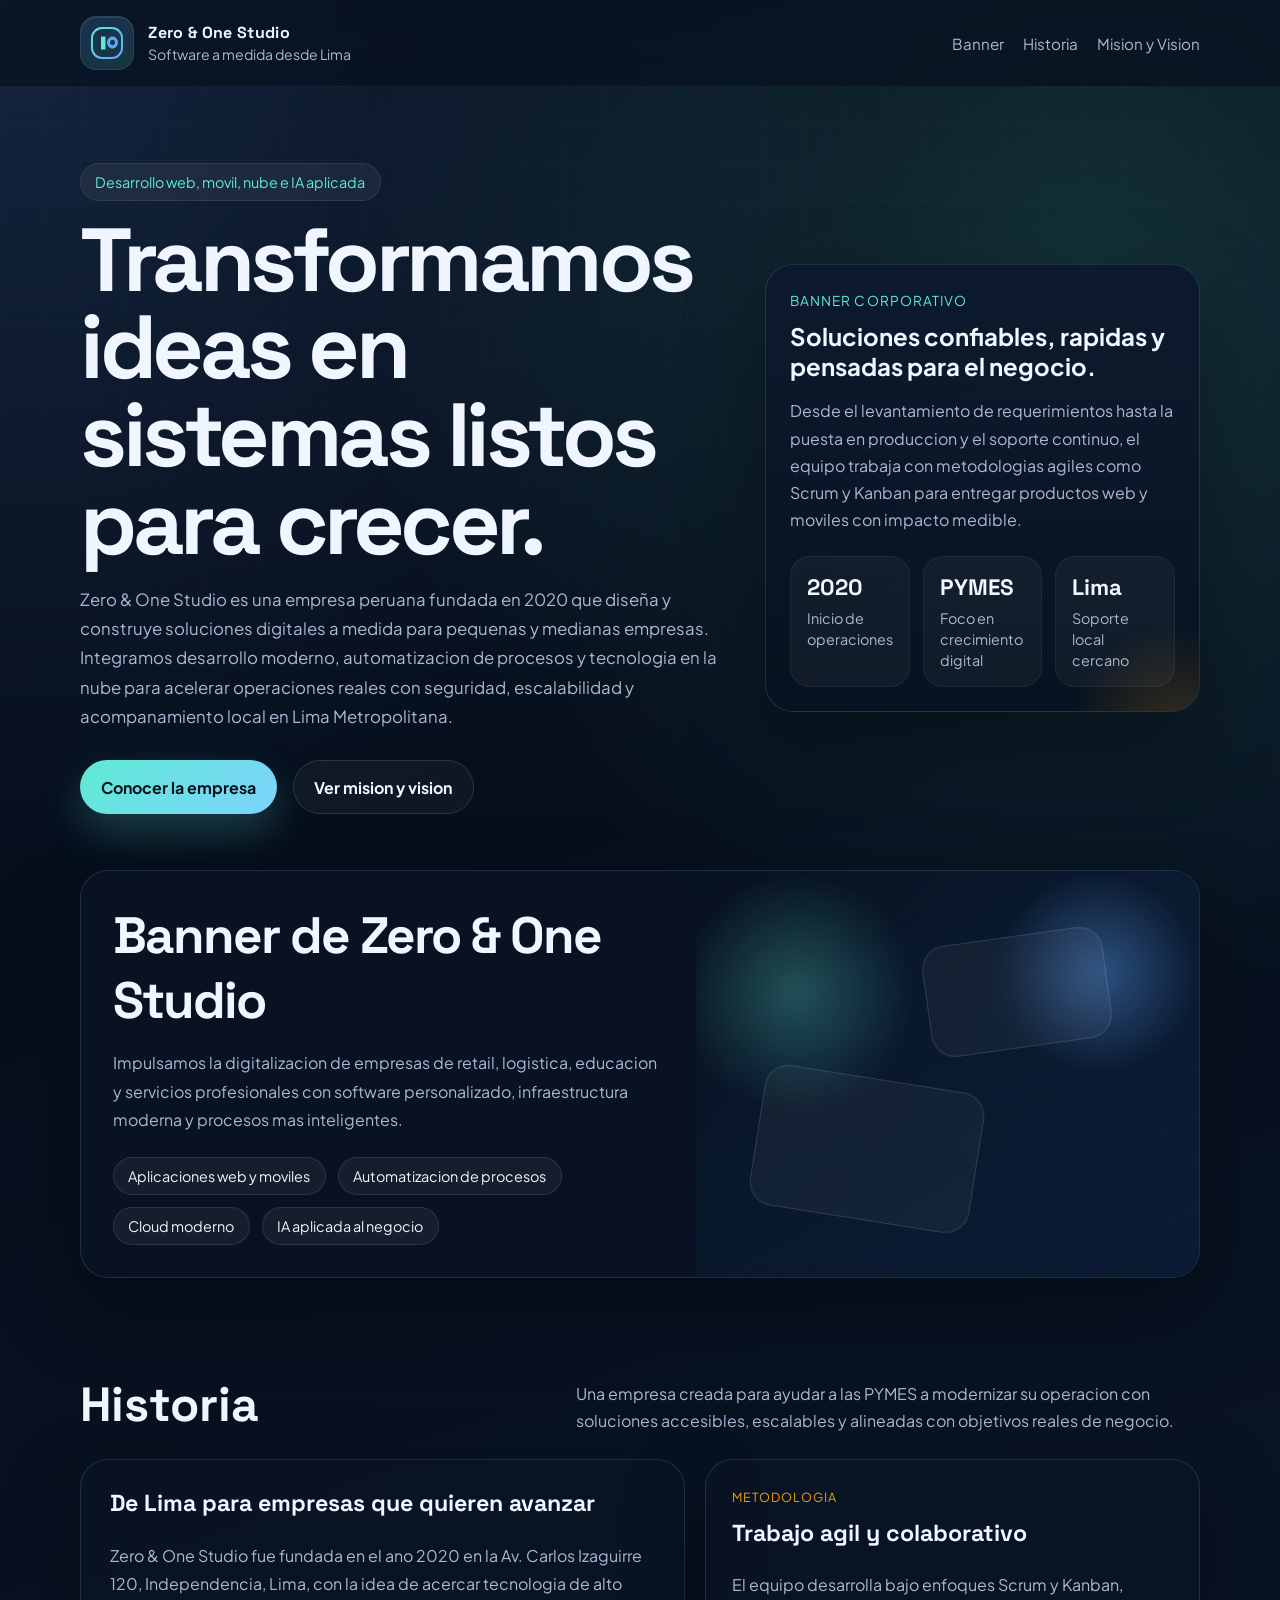
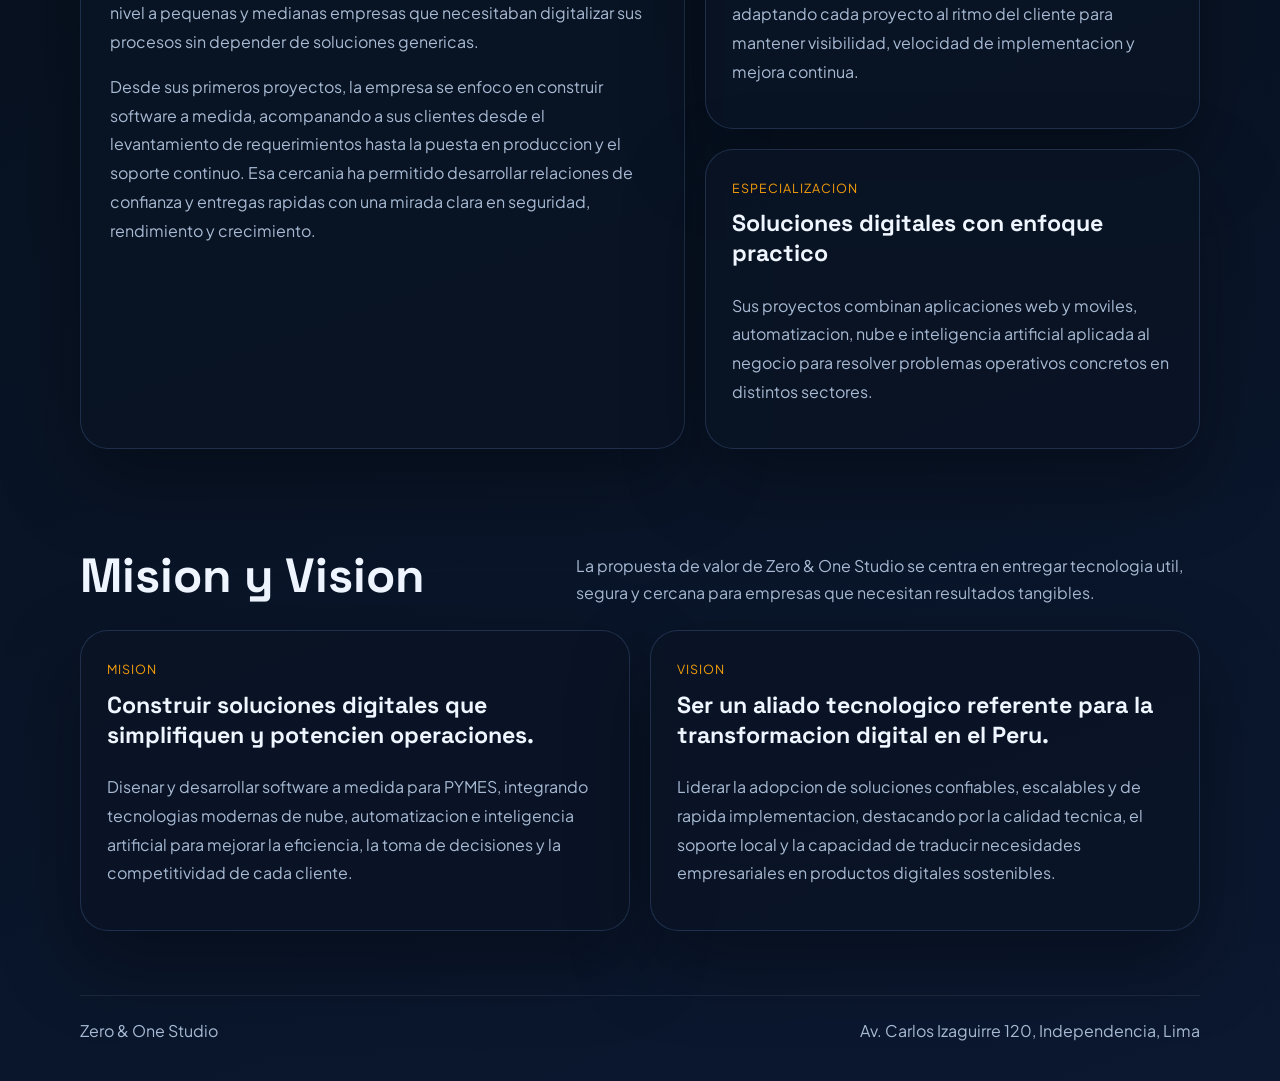
<file: index.html>
<!DOCTYPE html>
<html lang="es">
<head>
  <meta charset="UTF-8">
  <meta name="viewport" content="width=device-width, initial-scale=1.0">
  <title>Zero &amp; One Studio</title>
  <link rel="preconnect" href="https://fonts.googleapis.com">
  <link rel="preconnect" href="https://fonts.gstatic.com" crossorigin>
  <link href="https://fonts.googleapis.com/css2?family=Space+Grotesk:wght@400;500;700&family=Plus+Jakarta+Sans:wght@400;500;600;700&display=swap" rel="stylesheet">
  <style>
    :root {
      --bg: #07111f;
      --bg-soft: #0e1b2f;
      --panel: rgba(9, 20, 36, 0.78);
      --line: rgba(135, 177, 255, 0.18);
      --text: #eff6ff;
      --muted: #a8bad3;
      --accent: #5eead4;
      --accent-2: #60a5fa;
      --accent-3: #f59e0b;
      --shadow: 0 30px 80px rgba(0, 0, 0, 0.35);
    }

    * {
      box-sizing: border-box;
    }

    html {
      scroll-behavior: smooth;
    }

    body {
      margin: 0;
      font-family: "Plus Jakarta Sans", sans-serif;
      color: var(--text);
      background:
        radial-gradient(circle at top left, rgba(96, 165, 250, 0.18), transparent 30%),
        radial-gradient(circle at 85% 10%, rgba(94, 234, 212, 0.16), transparent 28%),
        linear-gradient(160deg, #040915 0%, #07111f 45%, #0b1830 100%);
      min-height: 100vh;
    }

    body::before {
      content: "";
      position: fixed;
      inset: 0;
      background-image:
        linear-gradient(rgba(255, 255, 255, 0.03) 1px, transparent 1px),
        linear-gradient(90deg, rgba(255, 255, 255, 0.03) 1px, transparent 1px);
      background-size: 40px 40px;
      mask-image: linear-gradient(to bottom, rgba(0, 0, 0, 0.7), transparent 95%);
      pointer-events: none;
    }

    .container {
      width: min(1120px, calc(100% - 2rem));
      margin: 0 auto;
    }

    .site-header {
      position: sticky;
      top: 0;
      z-index: 20;
      backdrop-filter: blur(16px);
      background: rgba(7, 17, 31, 0.7);
      border-bottom: 1px solid rgba(255, 255, 255, 0.06);
    }

    .nav {
      display: flex;
      align-items: center;
      justify-content: space-between;
      padding: 1rem 0;
      gap: 1rem;
    }

    .brand {
      display: inline-flex;
      align-items: center;
      gap: 0.9rem;
      text-decoration: none;
      color: var(--text);
    }

    .brand-mark {
      width: 54px;
      height: 54px;
      display: grid;
      place-items: center;
      border-radius: 16px;
      background: linear-gradient(145deg, rgba(96, 165, 250, 0.2), rgba(94, 234, 212, 0.16));
      border: 1px solid rgba(255, 255, 255, 0.08);
      box-shadow: inset 0 1px 0 rgba(255, 255, 255, 0.1);
    }

    .brand-text strong,
    .hero-copy h1,
    .section-heading h2,
    .card h3,
    .story-block h3 {
      font-family: "Space Grotesk", sans-serif;
    }

    .brand-text strong {
      display: block;
      font-size: 1rem;
      letter-spacing: 0.02em;
    }

    .brand-text span {
      color: var(--muted);
      font-size: 0.88rem;
    }

    .nav-links {
      display: flex;
      gap: 1.2rem;
      flex-wrap: wrap;
    }

    .nav-links a {
      color: var(--muted);
      text-decoration: none;
      font-size: 0.95rem;
    }

    .hero {
      padding: 4.75rem 0 3rem;
    }

    .hero-grid {
      display: grid;
      grid-template-columns: 1.2fr 0.8fr;
      gap: 2rem;
      align-items: center;
    }

    .eyebrow {
      display: inline-flex;
      align-items: center;
      gap: 0.5rem;
      padding: 0.55rem 0.9rem;
      border-radius: 999px;
      background: rgba(255, 255, 255, 0.06);
      border: 1px solid rgba(255, 255, 255, 0.08);
      color: var(--accent);
      font-size: 0.9rem;
    }

    .hero-copy h1 {
      margin: 1rem 0;
      font-size: clamp(2.8rem, 7vw, 5.6rem);
      line-height: 0.98;
      letter-spacing: -0.05em;
      max-width: 10ch;
    }

    .hero-copy p {
      max-width: 62ch;
      color: var(--muted);
      font-size: 1.05rem;
      line-height: 1.75;
    }

    .hero-actions {
      display: flex;
      gap: 1rem;
      margin-top: 1.8rem;
      flex-wrap: wrap;
    }

    .button {
      display: inline-flex;
      align-items: center;
      justify-content: center;
      min-width: 180px;
      padding: 0.95rem 1.3rem;
      border-radius: 999px;
      text-decoration: none;
      font-weight: 700;
      transition: transform 160ms ease, box-shadow 160ms ease;
    }

    .button:hover {
      transform: translateY(-2px);
    }

    .button-primary {
      color: #03121d;
      background: linear-gradient(135deg, var(--accent), #7dd3fc);
      box-shadow: 0 18px 40px rgba(94, 234, 212, 0.22);
    }

    .button-secondary {
      color: var(--text);
      border: 1px solid rgba(255, 255, 255, 0.12);
      background: rgba(255, 255, 255, 0.04);
    }

    .hero-panel {
      position: relative;
      padding: 1.5rem;
      border-radius: 28px;
      background: linear-gradient(180deg, rgba(13, 25, 46, 0.92), rgba(7, 17, 31, 0.86));
      border: 1px solid var(--line);
      box-shadow: var(--shadow);
      overflow: hidden;
    }

    .hero-panel::before {
      content: "";
      position: absolute;
      inset: auto -20% -30% auto;
      width: 220px;
      height: 220px;
      border-radius: 50%;
      background: radial-gradient(circle, rgba(245, 158, 11, 0.2), transparent 70%);
    }

    .hero-panel .mini-label {
      color: var(--accent);
      font-size: 0.85rem;
      letter-spacing: 0.08em;
      text-transform: uppercase;
    }

    .hero-panel h2 {
      margin: 0.7rem 0 0.8rem;
      font-size: 1.5rem;
    }

    .hero-panel p {
      color: var(--muted);
      line-height: 1.7;
    }

    .metrics {
      display: grid;
      grid-template-columns: repeat(3, 1fr);
      gap: 0.8rem;
      margin-top: 1.4rem;
    }

    .metric {
      padding: 1rem;
      border-radius: 20px;
      background: rgba(255, 255, 255, 0.04);
      border: 1px solid rgba(255, 255, 255, 0.06);
    }

    .metric strong {
      display: block;
      font-size: 1.4rem;
      font-family: "Space Grotesk", sans-serif;
      margin-bottom: 0.35rem;
    }

    .metric span {
      color: var(--muted);
      font-size: 0.9rem;
    }

    section {
      padding: 2rem 0 4rem;
    }

    .section-heading {
      display: flex;
      align-items: end;
      justify-content: space-between;
      gap: 1rem;
      margin-bottom: 1.5rem;
    }

    .section-heading h2 {
      margin: 0;
      font-size: clamp(1.9rem, 4vw, 3rem);
    }

    .section-heading p {
      max-width: 52ch;
      color: var(--muted);
      margin: 0;
      line-height: 1.7;
    }

    .story-grid,
    .value-grid {
      display: grid;
      gap: 1.25rem;
    }

    .story-grid {
      grid-template-columns: 1.1fr 0.9fr;
    }

    .story-block,
    .card,
    .banner-card {
      background: var(--panel);
      border: 1px solid var(--line);
      border-radius: 28px;
      box-shadow: var(--shadow);
    }

    .story-block {
      padding: 1.8rem;
    }

    .story-block h3,
    .card h3 {
      margin-top: 0;
      font-size: 1.45rem;
    }

    .story-block p,
    .card p,
    .banner-copy p {
      color: var(--muted);
      line-height: 1.8;
    }

    .story-aside {
      display: grid;
      gap: 1.25rem;
    }

    .card {
      padding: 1.6rem;
    }

    .value-grid {
      grid-template-columns: repeat(2, 1fr);
    }

    .card .tag {
      display: inline-block;
      margin-bottom: 0.8rem;
      color: var(--accent-3);
      text-transform: uppercase;
      letter-spacing: 0.08em;
      font-size: 0.78rem;
    }

    .banner-wrap {
      padding-top: 0.5rem;
    }

    .banner-card {
      display: grid;
      grid-template-columns: 1.1fr 0.9fr;
      overflow: hidden;
    }

    .banner-copy {
      padding: 2rem;
    }

    .banner-copy h2 {
      margin: 0 0 1rem;
      font-size: clamp(2rem, 4vw, 3.5rem);
      font-family: "Space Grotesk", sans-serif;
      letter-spacing: -0.04em;
    }

    .pill-list {
      display: flex;
      flex-wrap: wrap;
      gap: 0.75rem;
      margin-top: 1.4rem;
    }

    .pill {
      padding: 0.55rem 0.9rem;
      border-radius: 999px;
      background: rgba(255, 255, 255, 0.05);
      border: 1px solid rgba(255, 255, 255, 0.1);
      color: var(--text);
      font-size: 0.9rem;
    }

    .banner-visual {
      min-height: 320px;
      background:
        radial-gradient(circle at 20% 30%, rgba(94, 234, 212, 0.28), transparent 24%),
        radial-gradient(circle at 80% 25%, rgba(96, 165, 250, 0.4), transparent 20%),
        linear-gradient(150deg, rgba(8, 18, 31, 0.4), rgba(10, 25, 48, 0.9)),
        linear-gradient(125deg, #07111f, #0e2746);
      position: relative;
      overflow: hidden;
    }

    .banner-visual::before,
    .banner-visual::after {
      content: "";
      position: absolute;
      border-radius: 24px;
      border: 1px solid rgba(255, 255, 255, 0.12);
      background: rgba(255, 255, 255, 0.04);
      backdrop-filter: blur(8px);
    }

    .banner-visual::before {
      inset: 16% 18% auto auto;
      width: 180px;
      height: 110px;
      transform: rotate(-8deg);
    }

    .banner-visual::after {
      inset: auto auto 14% 12%;
      width: 220px;
      height: 140px;
      transform: rotate(9deg);
    }

    .footer {
      padding: 0 0 2.5rem;
      color: var(--muted);
    }

    .footer-inner {
      display: flex;
      justify-content: space-between;
      gap: 1rem;
      padding-top: 1.5rem;
      border-top: 1px solid rgba(255, 255, 255, 0.08);
      flex-wrap: wrap;
    }

    @media (max-width: 900px) {
      .hero-grid,
      .story-grid,
      .banner-card,
      .value-grid {
        grid-template-columns: 1fr;
      }

      .section-heading {
        align-items: start;
        flex-direction: column;
      }
    }

    @media (max-width: 640px) {
      .nav {
        align-items: start;
        flex-direction: column;
      }

      .nav-links {
        gap: 0.8rem;
      }

      .hero {
        padding-top: 3rem;
      }

      .metrics {
        grid-template-columns: 1fr;
      }

      .button {
        width: 100%;
      }

      .brand-mark {
        width: 48px;
        height: 48px;
      }
    }
  </style>
</head>
<body>
  <header class="site-header">
    <div class="container nav">
      <a class="brand" href="#inicio" aria-label="Zero &amp; One Studio">
        <span class="brand-mark" aria-hidden="true">
          <svg width="34" height="34" viewBox="0 0 34 34" fill="none" xmlns="http://www.w3.org/2000/svg">
            <rect x="2" y="2" width="30" height="30" rx="10" stroke="url(#grad)" stroke-width="2"/>
            <path d="M11 10.5H15.5V23.5H11V10.5Z" fill="#5EEAD4"/>
            <path d="M22.5 10.5C19.4624 10.5 17 13.1863 17 16.5C17 19.8137 19.4624 22.5 22.5 22.5C25.5376 22.5 28 19.8137 28 16.5C28 13.1863 25.5376 10.5 22.5 10.5ZM22.5 19.2C21.1289 19.2 20.0179 17.9912 20.0179 16.5C20.0179 15.0088 21.1289 13.8 22.5 13.8C23.8711 13.8 24.9821 15.0088 24.9821 16.5C24.9821 17.9912 23.8711 19.2 22.5 19.2Z" fill="#60A5FA"/>
            <defs>
              <linearGradient id="grad" x1="2" y1="2" x2="32" y2="32" gradientUnits="userSpaceOnUse">
                <stop stop-color="#5EEAD4"/>
                <stop offset="1" stop-color="#60A5FA"/>
              </linearGradient>
            </defs>
          </svg>
        </span>
        <span class="brand-text">
          <strong>Zero &amp; One Studio</strong>
          <span>Software a medida desde Lima</span>
        </span>
      </a>
      <nav class="nav-links" aria-label="Navegacion principal">
        <a href="#banner">Banner</a>
        <a href="#historia">Historia</a>
        <a href="#mision-vision">Mision y Vision</a>
      </nav>
    </div>
  </header>

  <main id="inicio">
    <section class="hero">
      <div class="container hero-grid">
        <div class="hero-copy">
          <span class="eyebrow">Desarrollo web, movil, nube e IA aplicada</span>
          <h1>Transformamos ideas en sistemas listos para crecer.</h1>
          <p>
            Zero &amp; One Studio es una empresa peruana fundada en 2020 que diseña y construye
            soluciones digitales a medida para pequenas y medianas empresas. Integramos desarrollo
            moderno, automatizacion de procesos y tecnologia en la nube para acelerar operaciones
            reales con seguridad, escalabilidad y acompanamiento local en Lima Metropolitana.
          </p>
          <div class="hero-actions">
            <a class="button button-primary" href="#historia">Conocer la empresa</a>
            <a class="button button-secondary" href="#mision-vision">Ver mision y vision</a>
          </div>
        </div>

        <aside class="hero-panel">
          <span class="mini-label">Banner corporativo</span>
          <h2>Soluciones confiables, rapidas y pensadas para el negocio.</h2>
          <p>
            Desde el levantamiento de requerimientos hasta la puesta en produccion y el soporte
            continuo, el equipo trabaja con metodologias agiles como Scrum y Kanban para entregar
            productos web y moviles con impacto medible.
          </p>
          <div class="metrics">
            <div class="metric">
              <strong>2020</strong>
              <span>Inicio de operaciones</span>
            </div>
            <div class="metric">
              <strong>PYMES</strong>
              <span>Foco en crecimiento digital</span>
            </div>
            <div class="metric">
              <strong>Lima</strong>
              <span>Soporte local cercano</span>
            </div>
          </div>
        </aside>
      </div>
    </section>

    <section id="banner" class="banner-wrap">
      <div class="container">
        <div class="banner-card">
          <div class="banner-copy">
            <h2>Banner de Zero &amp; One Studio</h2>
            <p>
              Impulsamos la digitalizacion de empresas de retail, logistica, educacion y servicios
              profesionales con software personalizado, infraestructura moderna y procesos mas
              inteligentes.
            </p>
            <div class="pill-list">
              <span class="pill">Aplicaciones web y moviles</span>
              <span class="pill">Automatizacion de procesos</span>
              <span class="pill">Cloud moderno</span>
              <span class="pill">IA aplicada al negocio</span>
            </div>
          </div>
          <div class="banner-visual" aria-hidden="true"></div>
        </div>
      </div>
    </section>

    <section id="historia">
      <div class="container">
        <div class="section-heading">
          <h2>Historia</h2>
          <p>
            Una empresa creada para ayudar a las PYMES a modernizar su operacion con soluciones
            accesibles, escalables y alineadas con objetivos reales de negocio.
          </p>
        </div>

        <div class="story-grid">
          <article class="story-block">
            <h3>De Lima para empresas que quieren avanzar</h3>
            <p>
              Zero &amp; One Studio fue fundada en el ano 2020 en la Av. Carlos Izaguirre 120,
              Independencia, Lima, con la idea de acercar tecnologia de alto nivel a pequenas y
              medianas empresas que necesitaban digitalizar sus procesos sin depender de soluciones
              genericas.
            </p>
            <p>
              Desde sus primeros proyectos, la empresa se enfoco en construir software a medida,
              acompanando a sus clientes desde el levantamiento de requerimientos hasta la puesta en
              produccion y el soporte continuo. Esa cercania ha permitido desarrollar relaciones de
              confianza y entregas rapidas con una mirada clara en seguridad, rendimiento y crecimiento.
            </p>
          </article>

          <div class="story-aside">
            <article class="card">
              <span class="tag">Metodologia</span>
              <h3>Trabajo agil y colaborativo</h3>
              <p>
                El equipo desarrolla bajo enfoques Scrum y Kanban, adaptando cada proyecto al ritmo
                del cliente para mantener visibilidad, velocidad de implementacion y mejora continua.
              </p>
            </article>

            <article class="card">
              <span class="tag">Especializacion</span>
              <h3>Soluciones digitales con enfoque practico</h3>
              <p>
                Sus proyectos combinan aplicaciones web y moviles, automatizacion, nube e
                inteligencia artificial aplicada al negocio para resolver problemas operativos
                concretos en distintos sectores.
              </p>
            </article>
          </div>
        </div>
      </div>
    </section>

    <section id="mision-vision">
      <div class="container">
        <div class="section-heading">
          <h2>Mision y Vision</h2>
          <p>
            La propuesta de valor de Zero &amp; One Studio se centra en entregar tecnologia util,
            segura y cercana para empresas que necesitan resultados tangibles.
          </p>
        </div>

        <div class="value-grid">
          <article class="card">
            <span class="tag">Mision</span>
            <h3>Construir soluciones digitales que simplifiquen y potencien operaciones.</h3>
            <p>
              Disenar y desarrollar software a medida para PYMES, integrando tecnologias modernas de
              nube, automatizacion e inteligencia artificial para mejorar la eficiencia, la toma de
              decisiones y la competitividad de cada cliente.
            </p>
          </article>

          <article class="card">
            <span class="tag">Vision</span>
            <h3>Ser un aliado tecnologico referente para la transformacion digital en el Peru.</h3>
            <p>
              Liderar la adopcion de soluciones confiables, escalables y de rapida implementacion,
              destacando por la calidad tecnica, el soporte local y la capacidad de traducir
              necesidades empresariales en productos digitales sostenibles.
            </p>
          </article>
        </div>
      </div>
    </section>
  </main>

  <footer class="footer">
    <div class="container footer-inner">
      <span>Zero &amp; One Studio</span>
      <span>Av. Carlos Izaguirre 120, Independencia, Lima</span>
    </div>
  </footer>
</body>
</html>
</file>
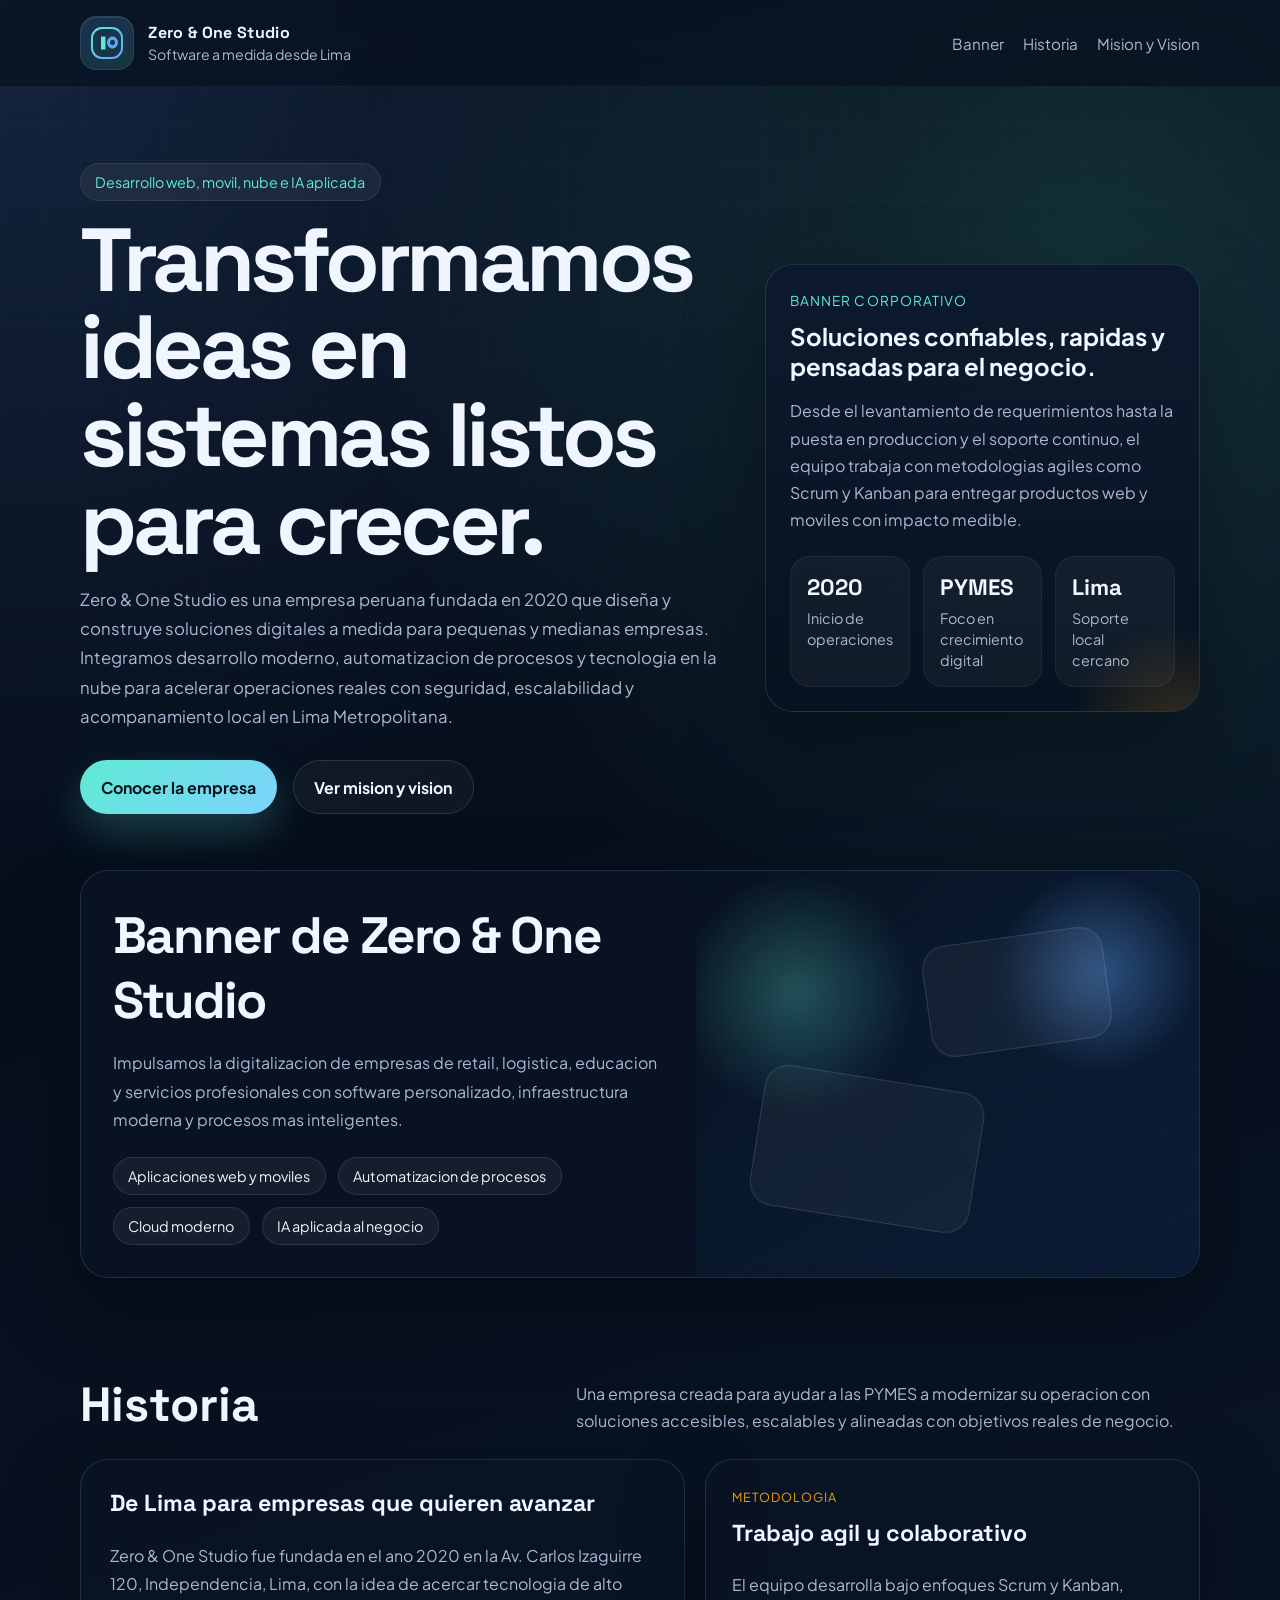
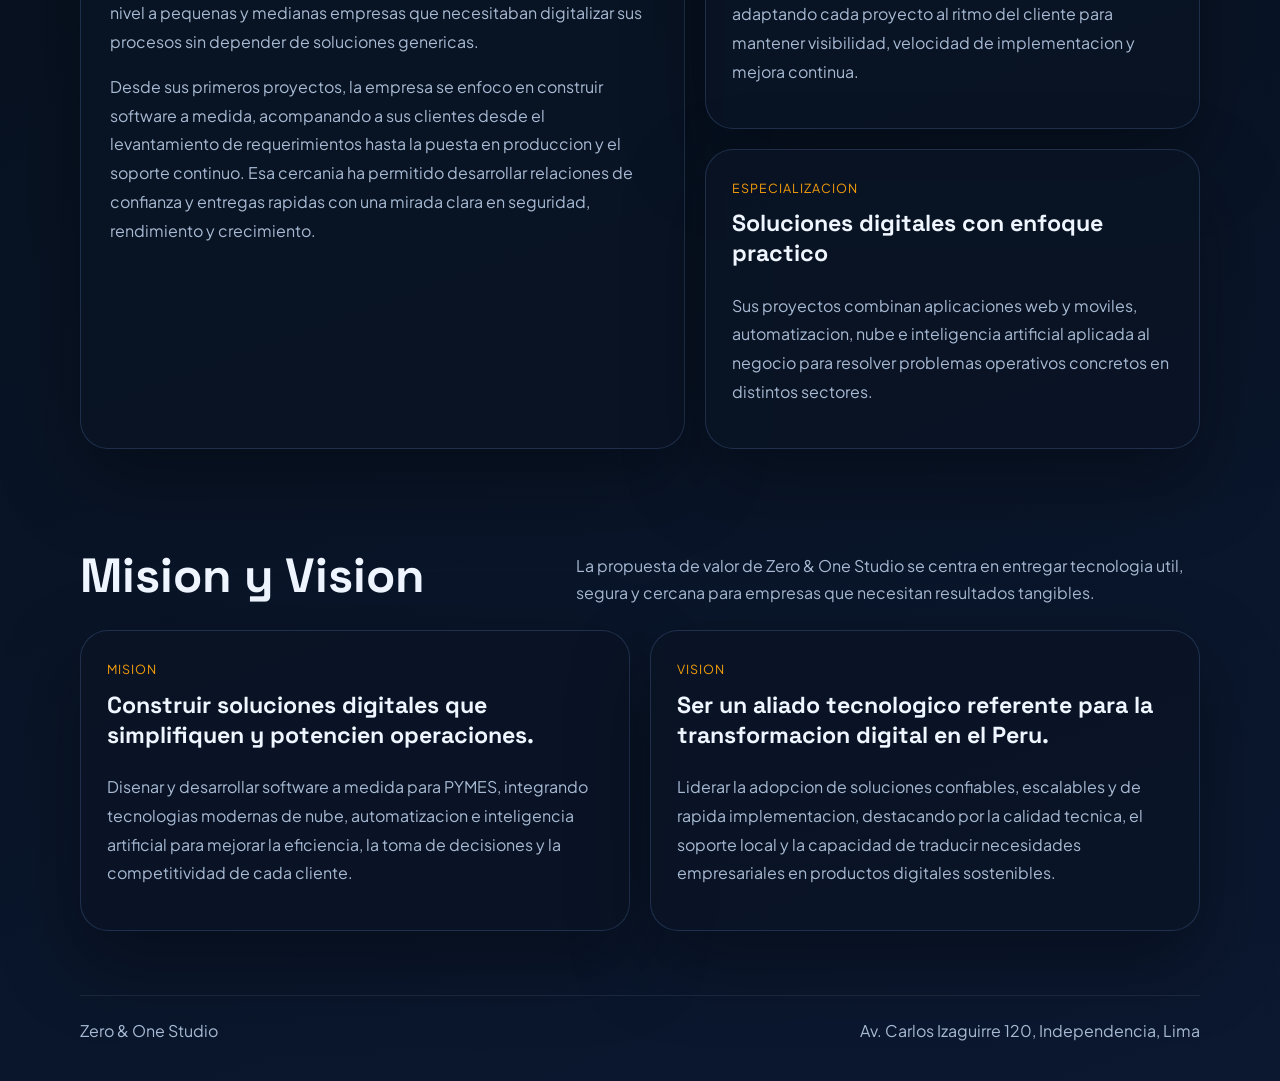
<file: index1/index.html>
<!DOCTYPE html>
<html lang="es">
<head>
  <meta charset="UTF-8">
  <meta name="viewport" content="width=device-width, initial-scale=1.0">
  <title>Zero &amp; One Studio</title>
  <link rel="preconnect" href="https://fonts.googleapis.com">
  <link rel="preconnect" href="https://fonts.gstatic.com" crossorigin>
  <link href="https://fonts.googleapis.com/css2?family=Space+Grotesk:wght@400;500;700&family=Plus+Jakarta+Sans:wght@400;500;600;700&display=swap" rel="stylesheet">
  <link rel="stylesheet" href="styles.css">
</head>
<body>
  <header class="site-header">
    <div class="container nav">
      <a class="brand" href="#inicio" aria-label="Zero &amp; One Studio">
        <span class="brand-mark" aria-hidden="true">
          <svg width="34" height="34" viewBox="0 0 34 34" fill="none" xmlns="http://www.w3.org/2000/svg">
            <rect x="2" y="2" width="30" height="30" rx="10" stroke="url(#grad)" stroke-width="2"/>
            <path d="M11 10.5H15.5V23.5H11V10.5Z" fill="#5EEAD4"/>
            <path d="M22.5 10.5C19.4624 10.5 17 13.1863 17 16.5C17 19.8137 19.4624 22.5 22.5 22.5C25.5376 22.5 28 19.8137 28 16.5C28 13.1863 25.5376 10.5 22.5 10.5ZM22.5 19.2C21.1289 19.2 20.0179 17.9912 20.0179 16.5C20.0179 15.0088 21.1289 13.8 22.5 13.8C23.8711 13.8 24.9821 15.0088 24.9821 16.5C24.9821 17.9912 23.8711 19.2 22.5 19.2Z" fill="#60A5FA"/>
            <defs>
              <linearGradient id="grad" x1="2" y1="2" x2="32" y2="32" gradientUnits="userSpaceOnUse">
                <stop stop-color="#5EEAD4"/>
                <stop offset="1" stop-color="#60A5FA"/>
              </linearGradient>
            </defs>
          </svg>
        </span>
        <span class="brand-text">
          <strong>Zero &amp; One Studio</strong>
          <span>Software a medida desde Lima</span>
        </span>
      </a>
      <nav class="nav-links" aria-label="Navegacion principal">
        <a href="#banner">Banner</a>
        <a href="#historia">Historia</a>
        <a href="#mision-vision">Mision y Vision</a>
      </nav>
    </div>
  </header>

  <main id="inicio">
    <section class="hero">
      <div class="container hero-grid">
        <div class="hero-copy">
          <span class="eyebrow">Desarrollo web, movil, nube e IA aplicada</span>
          <h1>Transformamos ideas en sistemas listos para crecer.</h1>
          <p>
            Zero &amp; One Studio es una empresa peruana fundada en 2020 que diseña y construye
            soluciones digitales a medida para pequenas y medianas empresas. Integramos desarrollo
            moderno, automatizacion de procesos y tecnologia en la nube para acelerar operaciones
            reales con seguridad, escalabilidad y acompanamiento local en Lima Metropolitana.
          </p>
          <div class="hero-actions">
            <a class="button button-primary" href="#historia">Conocer la empresa</a>
            <a class="button button-secondary" href="#mision-vision">Ver mision y vision</a>
          </div>
        </div>

        <aside class="hero-panel">
          <span class="mini-label">Banner corporativo</span>
          <h2>Soluciones confiables, rapidas y pensadas para el negocio.</h2>
          <p>
            Desde el levantamiento de requerimientos hasta la puesta en produccion y el soporte
            continuo, el equipo trabaja con metodologias agiles como Scrum y Kanban para entregar
            productos web y moviles con impacto medible.
          </p>
          <div class="metrics">
            <div class="metric">
              <strong>2020</strong>
              <span>Inicio de operaciones</span>
            </div>
            <div class="metric">
              <strong>PYMES</strong>
              <span>Foco en crecimiento digital</span>
            </div>
            <div class="metric">
              <strong>Lima</strong>
              <span>Soporte local cercano</span>
            </div>
          </div>
        </aside>
      </div>
    </section>

    <section id="banner" class="banner-wrap">
      <div class="container">
        <div class="banner-card">
          <div class="banner-copy">
            <h2>Banner de Zero &amp; One Studio</h2>
            <p>
              Impulsamos la digitalizacion de empresas de retail, logistica, educacion y servicios
              profesionales con software personalizado, infraestructura moderna y procesos mas
              inteligentes.
            </p>
            <div class="pill-list">
              <span class="pill">Aplicaciones web y moviles</span>
              <span class="pill">Automatizacion de procesos</span>
              <span class="pill">Cloud moderno</span>
              <span class="pill">IA aplicada al negocio</span>
            </div>
          </div>
          <div class="banner-visual" aria-hidden="true"></div>
        </div>
      </div>
    </section>

    <section id="historia">
      <div class="container">
        <div class="section-heading">
          <h2>Historia</h2>
          <p>
            Una empresa creada para ayudar a las PYMES a modernizar su operacion con soluciones
            accesibles, escalables y alineadas con objetivos reales de negocio.
          </p>
        </div>

        <div class="story-grid">
          <article class="story-block">
            <h3>De Lima para empresas que quieren avanzar</h3>
            <p>
              Zero &amp; One Studio fue fundada en el ano 2020 en la Av. Carlos Izaguirre 120,
              Independencia, Lima, con la idea de acercar tecnologia de alto nivel a pequenas y
              medianas empresas que necesitaban digitalizar sus procesos sin depender de soluciones
              genericas.
            </p>
            <p>
              Desde sus primeros proyectos, la empresa se enfoco en construir software a medida,
              acompanando a sus clientes desde el levantamiento de requerimientos hasta la puesta en
              produccion y el soporte continuo. Esa cercania ha permitido desarrollar relaciones de
              confianza y entregas rapidas con una mirada clara en seguridad, rendimiento y crecimiento.
            </p>
          </article>

          <div class="story-aside">
            <article class="card">
              <span class="tag">Metodologia</span>
              <h3>Trabajo agil y colaborativo</h3>
              <p>
                El equipo desarrolla bajo enfoques Scrum y Kanban, adaptando cada proyecto al ritmo
                del cliente para mantener visibilidad, velocidad de implementacion y mejora continua.
              </p>
            </article>

            <article class="card">
              <span class="tag">Especializacion</span>
              <h3>Soluciones digitales con enfoque practico</h3>
              <p>
                Sus proyectos combinan aplicaciones web y moviles, automatizacion, nube e
                inteligencia artificial aplicada al negocio para resolver problemas operativos
                concretos en distintos sectores.
              </p>
            </article>
          </div>
        </div>
      </div>
    </section>

    <section id="mision-vision">
      <div class="container">
        <div class="section-heading">
          <h2>Mision y Vision</h2>
          <p>
            La propuesta de valor de Zero &amp; One Studio se centra en entregar tecnologia util,
            segura y cercana para empresas que necesitan resultados tangibles.
          </p>
        </div>

        <div class="value-grid">
          <article class="card">
            <span class="tag">Mision</span>
            <h3>Construir soluciones digitales que simplifiquen y potencien operaciones.</h3>
            <p>
              Disenar y desarrollar software a medida para PYMES, integrando tecnologias modernas de
              nube, automatizacion e inteligencia artificial para mejorar la eficiencia, la toma de
              decisiones y la competitividad de cada cliente.
            </p>
          </article>

          <article class="card">
            <span class="tag">Vision</span>
            <h3>Ser un aliado tecnologico referente para la transformacion digital en el Peru.</h3>
            <p>
              Liderar la adopcion de soluciones confiables, escalables y de rapida implementacion,
              destacando por la calidad tecnica, el soporte local y la capacidad de traducir
              necesidades empresariales en productos digitales sostenibles.
            </p>
          </article>
        </div>
      </div>
    </section>
  </main>

  <footer class="footer">
    <div class="container footer-inner">
      <span>Zero &amp; One Studio</span>
      <span>Av. Carlos Izaguirre 120, Independencia, Lima</span>
    </div>
  </footer>
</body>
</html>
</file>
<file: index1/styles.css>
:root {
  --bg: #07111f;
  --bg-soft: #0e1b2f;
  --panel: rgba(9, 20, 36, 0.78);
  --line: rgba(135, 177, 255, 0.18);
  --text: #eff6ff;
  --muted: #a8bad3;
  --accent: #5eead4;
  --accent-2: #60a5fa;
  --accent-3: #f59e0b;
  --shadow: 0 30px 80px rgba(0, 0, 0, 0.35);
}

* {
  box-sizing: border-box;
}

html {
  scroll-behavior: smooth;
}

body {
  margin: 0;
  font-family: "Plus Jakarta Sans", sans-serif;
  color: var(--text);
  background:
    radial-gradient(circle at top left, rgba(96, 165, 250, 0.18), transparent 30%),
    radial-gradient(circle at 85% 10%, rgba(94, 234, 212, 0.16), transparent 28%),
    linear-gradient(160deg, #040915 0%, #07111f 45%, #0b1830 100%);
  min-height: 100vh;
}

body::before {
  content: "";
  position: fixed;
  inset: 0;
  background-image:
    linear-gradient(rgba(255, 255, 255, 0.03) 1px, transparent 1px),
    linear-gradient(90deg, rgba(255, 255, 255, 0.03) 1px, transparent 1px);
  background-size: 40px 40px;
  mask-image: linear-gradient(to bottom, rgba(0, 0, 0, 0.7), transparent 95%);
  pointer-events: none;
}

.container {
  width: min(1120px, calc(100% - 2rem));
  margin: 0 auto;
}

.site-header {
  position: sticky;
  top: 0;
  z-index: 20;
  backdrop-filter: blur(16px);
  background: rgba(7, 17, 31, 0.7);
  border-bottom: 1px solid rgba(255, 255, 255, 0.06);
}

.nav {
  display: flex;
  align-items: center;
  justify-content: space-between;
  padding: 1rem 0;
  gap: 1rem;
}

.brand {
  display: inline-flex;
  align-items: center;
  gap: 0.9rem;
  text-decoration: none;
  color: var(--text);
}

.brand-mark {
  width: 54px;
  height: 54px;
  display: grid;
  place-items: center;
  border-radius: 16px;
  background: linear-gradient(145deg, rgba(96, 165, 250, 0.2), rgba(94, 234, 212, 0.16));
  border: 1px solid rgba(255, 255, 255, 0.08);
  box-shadow: inset 0 1px 0 rgba(255, 255, 255, 0.1);
}

.brand-text strong,
.hero-copy h1,
.section-heading h2,
.card h3,
.story-block h3 {
  font-family: "Space Grotesk", sans-serif;
}

.brand-text strong {
  display: block;
  font-size: 1rem;
  letter-spacing: 0.02em;
}

.brand-text span {
  color: var(--muted);
  font-size: 0.88rem;
}

.nav-links {
  display: flex;
  gap: 1.2rem;
  flex-wrap: wrap;
}

.nav-links a {
  color: var(--muted);
  text-decoration: none;
  font-size: 0.95rem;
}

.hero {
  padding: 4.75rem 0 3rem;
}

.hero-grid {
  display: grid;
  grid-template-columns: 1.2fr 0.8fr;
  gap: 2rem;
  align-items: center;
}

.eyebrow {
  display: inline-flex;
  align-items: center;
  gap: 0.5rem;
  padding: 0.55rem 0.9rem;
  border-radius: 999px;
  background: rgba(255, 255, 255, 0.06);
  border: 1px solid rgba(255, 255, 255, 0.08);
  color: var(--accent);
  font-size: 0.9rem;
}

.hero-copy h1 {
  margin: 1rem 0;
  font-size: clamp(2.8rem, 7vw, 5.6rem);
  line-height: 0.98;
  letter-spacing: -0.05em;
  max-width: 10ch;
}

.hero-copy p {
  max-width: 62ch;
  color: var(--muted);
  font-size: 1.05rem;
  line-height: 1.75;
}

.hero-actions {
  display: flex;
  gap: 1rem;
  margin-top: 1.8rem;
  flex-wrap: wrap;
}

.button {
  display: inline-flex;
  align-items: center;
  justify-content: center;
  min-width: 180px;
  padding: 0.95rem 1.3rem;
  border-radius: 999px;
  text-decoration: none;
  font-weight: 700;
  transition: transform 160ms ease, box-shadow 160ms ease;
}

.button:hover {
  transform: translateY(-2px);
}

.button-primary {
  color: #03121d;
  background: linear-gradient(135deg, var(--accent), #7dd3fc);
  box-shadow: 0 18px 40px rgba(94, 234, 212, 0.22);
}

.button-secondary {
  color: var(--text);
  border: 1px solid rgba(255, 255, 255, 0.12);
  background: rgba(255, 255, 255, 0.04);
}

.hero-panel {
  position: relative;
  padding: 1.5rem;
  border-radius: 28px;
  background: linear-gradient(180deg, rgba(13, 25, 46, 0.92), rgba(7, 17, 31, 0.86));
  border: 1px solid var(--line);
  box-shadow: var(--shadow);
  overflow: hidden;
}

.hero-panel::before {
  content: "";
  position: absolute;
  inset: auto -20% -30% auto;
  width: 220px;
  height: 220px;
  border-radius: 50%;
  background: radial-gradient(circle, rgba(245, 158, 11, 0.2), transparent 70%);
}

.hero-panel .mini-label {
  color: var(--accent);
  font-size: 0.85rem;
  letter-spacing: 0.08em;
  text-transform: uppercase;
}

.hero-panel h2 {
  margin: 0.7rem 0 0.8rem;
  font-size: 1.5rem;
}

.hero-panel p {
  color: var(--muted);
  line-height: 1.7;
}

.metrics {
  display: grid;
  grid-template-columns: repeat(3, 1fr);
  gap: 0.8rem;
  margin-top: 1.4rem;
}

.metric {
  padding: 1rem;
  border-radius: 20px;
  background: rgba(255, 255, 255, 0.04);
  border: 1px solid rgba(255, 255, 255, 0.06);
}

.metric strong {
  display: block;
  font-size: 1.4rem;
  font-family: "Space Grotesk", sans-serif;
  margin-bottom: 0.35rem;
}

.metric span {
  color: var(--muted);
  font-size: 0.9rem;
}

section {
  padding: 2rem 0 4rem;
}

.section-heading {
  display: flex;
  align-items: end;
  justify-content: space-between;
  gap: 1rem;
  margin-bottom: 1.5rem;
}

.section-heading h2 {
  margin: 0;
  font-size: clamp(1.9rem, 4vw, 3rem);
}

.section-heading p {
  max-width: 52ch;
  color: var(--muted);
  margin: 0;
  line-height: 1.7;
}

.story-grid,
.value-grid {
  display: grid;
  gap: 1.25rem;
}

.story-grid {
  grid-template-columns: 1.1fr 0.9fr;
}

.story-block,
.card,
.banner-card {
  background: var(--panel);
  border: 1px solid var(--line);
  border-radius: 28px;
  box-shadow: var(--shadow);
}

.story-block {
  padding: 1.8rem;
}

.story-block h3,
.card h3 {
  margin-top: 0;
  font-size: 1.45rem;
}

.story-block p,
.card p,
.banner-copy p {
  color: var(--muted);
  line-height: 1.8;
}

.story-aside {
  display: grid;
  gap: 1.25rem;
}

.card {
  padding: 1.6rem;
}

.value-grid {
  grid-template-columns: repeat(2, 1fr);
}

.card .tag {
  display: inline-block;
  margin-bottom: 0.8rem;
  color: var(--accent-3);
  text-transform: uppercase;
  letter-spacing: 0.08em;
  font-size: 0.78rem;
}

.banner-wrap {
  padding-top: 0.5rem;
}

.banner-card {
  display: grid;
  grid-template-columns: 1.1fr 0.9fr;
  overflow: hidden;
}

.banner-copy {
  padding: 2rem;
}

.banner-copy h2 {
  margin: 0 0 1rem;
  font-size: clamp(2rem, 4vw, 3.5rem);
  font-family: "Space Grotesk", sans-serif;
  letter-spacing: -0.04em;
}

.pill-list {
  display: flex;
  flex-wrap: wrap;
  gap: 0.75rem;
  margin-top: 1.4rem;
}

.pill {
  padding: 0.55rem 0.9rem;
  border-radius: 999px;
  background: rgba(255, 255, 255, 0.05);
  border: 1px solid rgba(255, 255, 255, 0.1);
  color: var(--text);
  font-size: 0.9rem;
}

.banner-visual {
  min-height: 320px;
  background:
    radial-gradient(circle at 20% 30%, rgba(94, 234, 212, 0.28), transparent 24%),
    radial-gradient(circle at 80% 25%, rgba(96, 165, 250, 0.4), transparent 20%),
    linear-gradient(150deg, rgba(8, 18, 31, 0.4), rgba(10, 25, 48, 0.9)),
    linear-gradient(125deg, #07111f, #0e2746);
  position: relative;
  overflow: hidden;
}

.banner-visual::before,
.banner-visual::after {
  content: "";
  position: absolute;
  border-radius: 24px;
  border: 1px solid rgba(255, 255, 255, 0.12);
  background: rgba(255, 255, 255, 0.04);
  backdrop-filter: blur(8px);
}

.banner-visual::before {
  inset: 16% 18% auto auto;
  width: 180px;
  height: 110px;
  transform: rotate(-8deg);
}

.banner-visual::after {
  inset: auto auto 14% 12%;
  width: 220px;
  height: 140px;
  transform: rotate(9deg);
}

.footer {
  padding: 0 0 2.5rem;
  color: var(--muted);
}

.footer-inner {
  display: flex;
  justify-content: space-between;
  gap: 1rem;
  padding-top: 1.5rem;
  border-top: 1px solid rgba(255, 255, 255, 0.08);
  flex-wrap: wrap;
}

@media (max-width: 900px) {
  .hero-grid,
  .story-grid,
  .banner-card,
  .value-grid {
    grid-template-columns: 1fr;
  }

  .section-heading {
    align-items: start;
    flex-direction: column;
  }
}

@media (max-width: 640px) {
  .nav {
    align-items: start;
    flex-direction: column;
  }

  .nav-links {
    gap: 0.8rem;
  }

  .hero {
    padding-top: 3rem;
  }

  .metrics {
    grid-template-columns: 1fr;
  }

  .button {
    width: 100%;
  }

  .brand-mark {
    width: 48px;
    height: 48px;
  }
}
</file>
